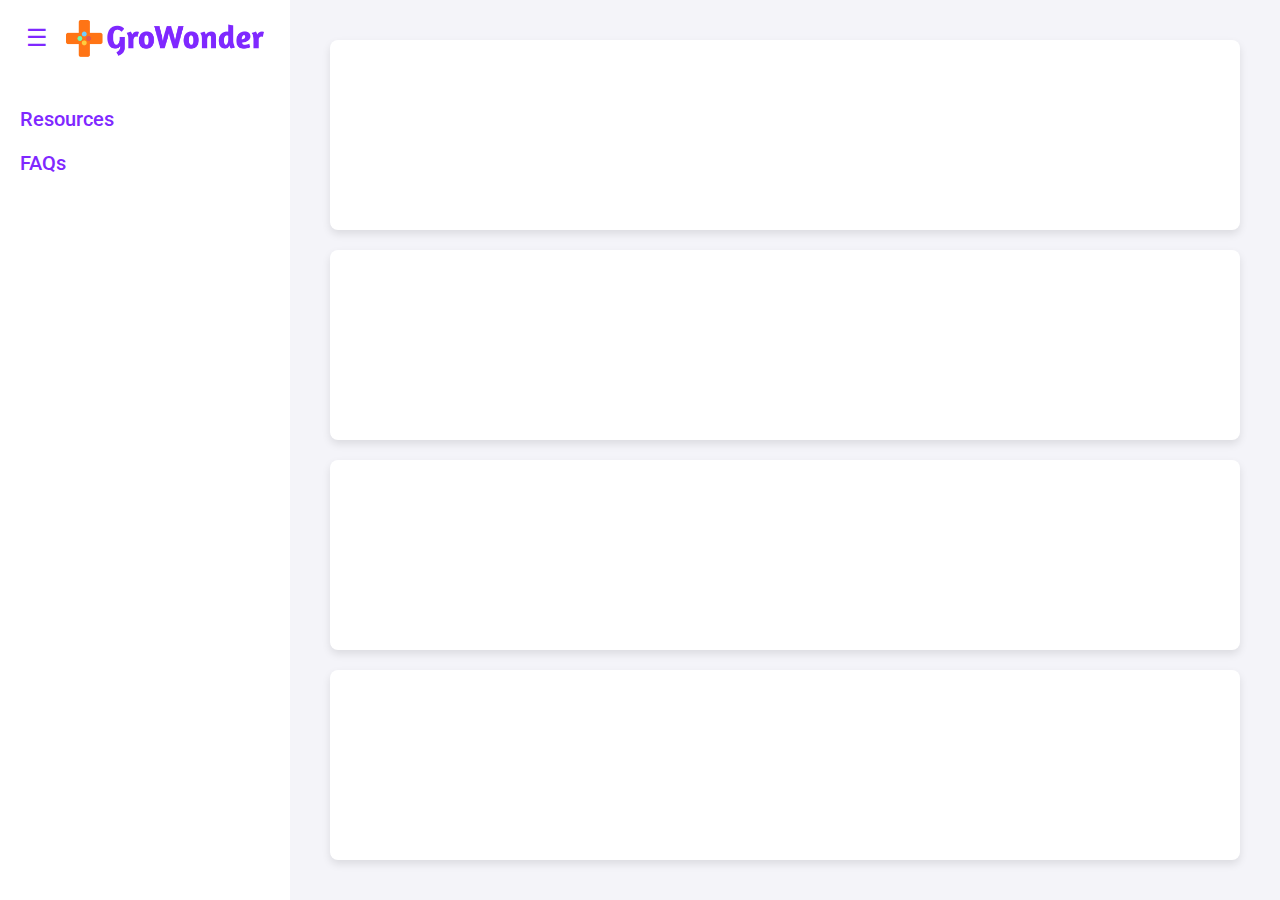
<file: adminPortal.html>
<!DOCTYPE html>
<html lang="en">
  <head>
    <meta charset="UTF-8" />
    <meta name="viewport" content="width=device-width, initial-scale=1.0" />
    <title>Admin Portal</title>
    <link rel="stylesheet" href="./adminPortalStyle.css" />
    <link
      href="https://fonts.googleapis.com/css2?family=Roboto:wght@300;400;500&display=swap"
      rel="stylesheet"
    />
    <script>
      document.addEventListener("DOMContentLoaded", function () {
        // Select all menu links
        const menuLinks = document.querySelectorAll(".menu-link");

        // Loop through each menu link
        menuLinks.forEach((link) => {
          link.addEventListener("click", function (e) {
            e.preventDefault(); // Prevent default anchor click behavior

            // Get target content section from data attribute
            const targetId = this.getAttribute("data-target");

            // Hide all content sections
            const contentSections =
              document.querySelectorAll(".content-section");
            contentSections.forEach((section) =>
              section.classList.remove("active")
            );

            // Show the selected content section
            const targetSection = document.getElementById(targetId);
            targetSection.classList.add("active");
          });
        });
      });
    </script>
  </head>
  <body>
    <div class="container">
      <!-- Sidebar -->
      <nav class="sidebar">
        <div class="logo-section">
          <button class="menu-toggle">&#9776;</button>
          <img src="./assets/Vector.png" alt="Logo" style="width: 22vh;" />
        </div>
        <ul class="menu">
          <li>
            <a href="#" class="menu-link" data-target="resources">Resources</a>
          </li>
          <li><a href="#" class="menu-link" data-target="faqs">FAQs</a></li>
        </ul>
      </nav>

      <!-- Main Content -->
      <main class="main-content">
        <!-- Resources Content -->
        <div id="resources" class="content-section active">
          <div class="card"></div>
          <div class="card"></div>
          <div class="card"></div>
          <div class="card"></div>
        </div>

        <!-- FAQs Content -->
        <div id="faqs" class="content-section">
          <div class="card"></div>
          <div class="card"></div>
          <div class="card"></div>
          <div class="card"></div>
        </div>
      </main>
    </div>
  </body>
</html>
</file>
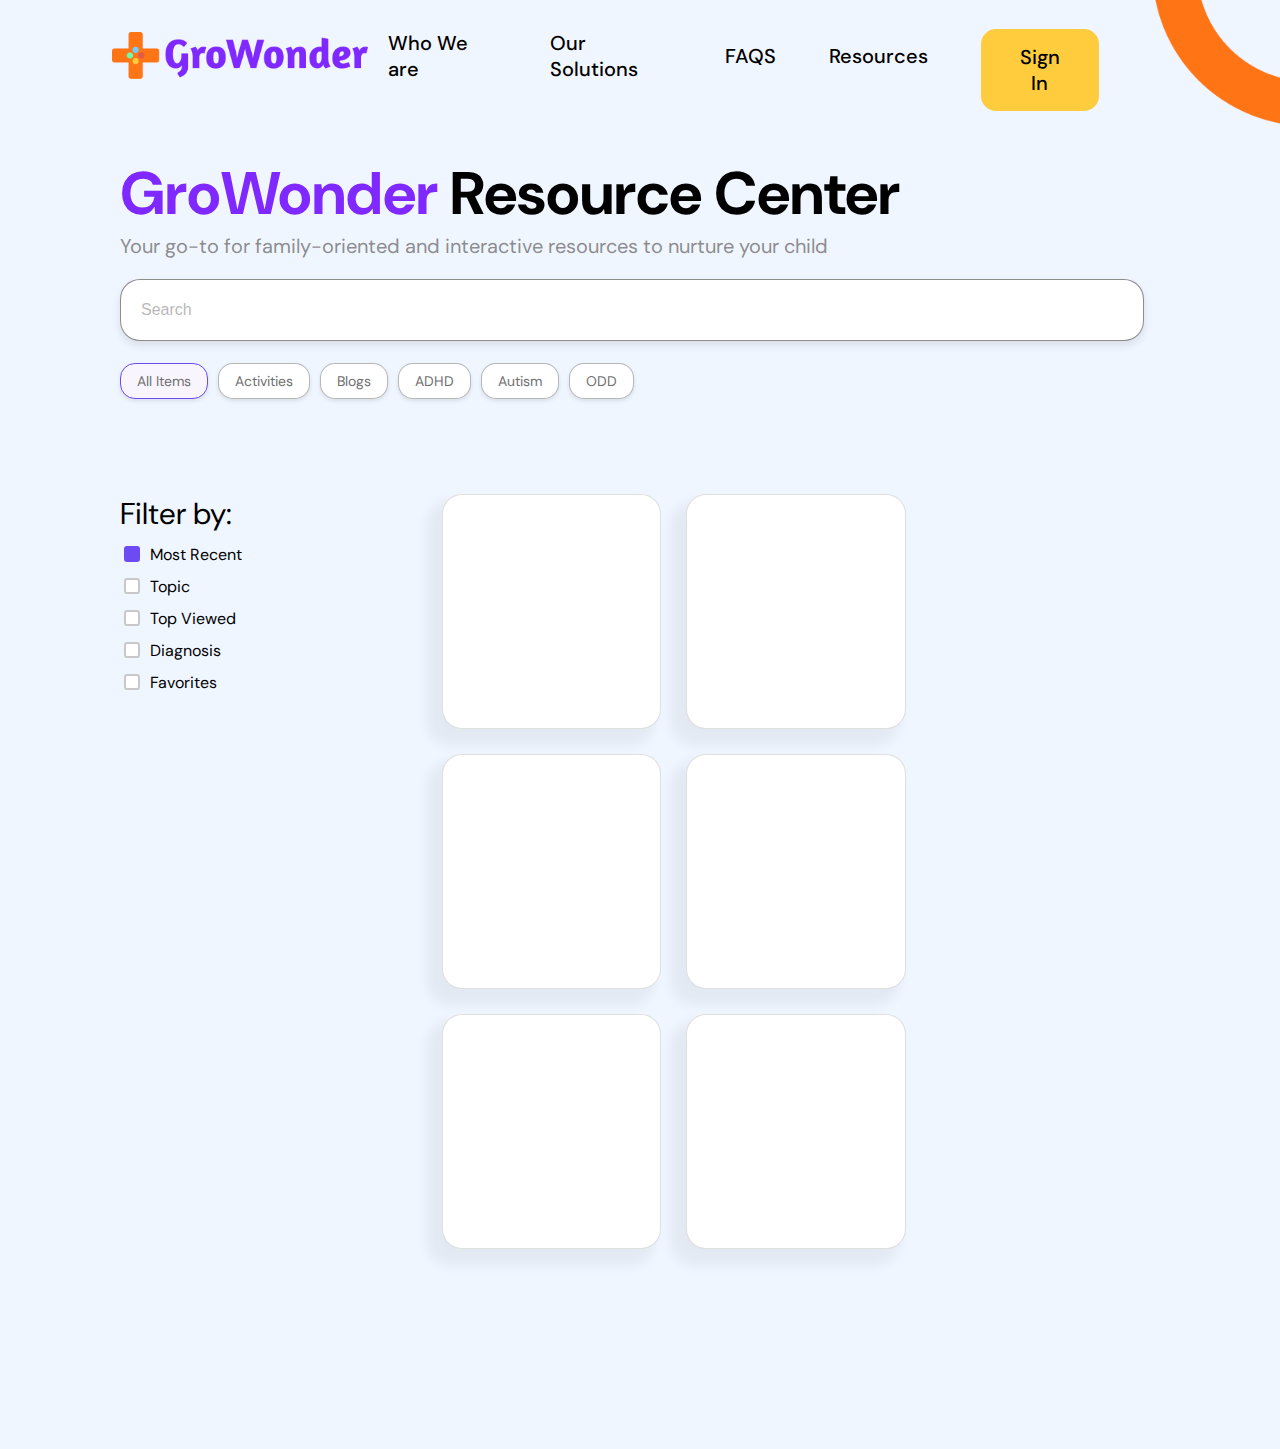
<file: resources.html>
<!DOCTYPE html>
<html>

    <head>
        <link rel="icon" href="./assets/Logo.png" type="image/png" />
        <meta charset="UTF-8" />
        <meta name="viewport" content="width=device-width, initial-scale=1.0" />
        <link
            href="https://fonts.googleapis.com/css2?family=DM+Sans:wght@400;500;700&display=swap"
            rel="stylesheet" />
        <link rel="stylesheet"
            href="https://cdnjs.cloudflare.com/ajax/libs/font-awesome/6.0.0-beta3/css/all.min.css" />
        <link rel="stylesheet" href="mainStyle.css" />
        <title>Resources Page</title>
        <style>
        .filterbox {
            padding: 8px 16px;
            border: 1.5px solid rgba(112, 112, 112, 0.5);
            border-radius: 15px;
            cursor: pointer;
            background-color: #fff;
            transition: all 0.3s ease;
            box-shadow: 0 2px 4px rgba(0, 0, 0, 0.1);
        }

        .filterbox p {
            margin: 0;
            font-size: 14px;
            color: #707070;
        }

        .filterbox.active {
            border-color: #6d4bf4;
            background-color: #f8f5ff;
            color: #6d4bf4;
        }

        .filterbox:hover {
            border-color: #6d4bf4;
            color: #6d4bf4;
        }

        input[type="text"]::placeholder {
            color: rgba(112, 112, 112, 0.5);
        }

        .checkbox-group {
            display: flex;
            flex-direction: column;
            gap: 10px;
            margin-top: 10px;
        }

        .checkbox-container {
            display: flex;
            align-items: center;
        }

        .checkbox-container input[type="checkbox"] {
            appearance: none;
            width: 16px;
            height: 16px;
            background-color: #fff;
            border: 2px solid #c8c8c8;
            border-radius: 3px;
            position: relative;
            margin-right: 10px;
        }

        .checkbox-container input[type="checkbox"]:checked {
            background-color: #6d4bf4;
            border-color: #6d4bf4;
        }
    </style>
    </head>

    <body style="background: var(--Blue-light, #f0f6ff);margin-bottom: 200px;">
        <nav class="header">
            <img loading="lazy" src="assets/Vector.png" class="logo"
                alt="GroWonder logo" />
            <div class="nav-container">
                <a href="./index.html#whoWeAre" class="nav-link">Who We are</a>
                <a href="./index.html#solutions" class="nav-link">Our Solutions</a>
                <a href="./index.html#faqs" class="nav-link">FAQS</a>
                <a href="" class="nav-link">Resources</a>
                <a href="./signIn.html" class="signup-button">Sign In</a>
                <img loading="lazy" src="assets/Ellipse5.png"
                    class="profile-image" alt="User profile" />
            </div>
        </nav>

        <div style="
        margin-top: 42px;
        margin-left: 120px;
        gap: 20px;
        display: flex;
        flex-direction: column;
        width: 80%;
      ">
            <div>
                <p style="
            font-family: DM Sans 36pt;
            font-size: 60px;
            font-style: normal;
            font-weight: 700;
            color: #7f28ff;
          ">
                    GroWonder<span style="color: black"> Resource Center</span>
                </p>
                <p style="
            font-family: DM Sans 18pt;
            font-size: 20px;
            font-style: normal;
            font-weight: 400;
            color: rgba(112, 112, 112, 0.8);
          ">
                    Your go-to for family-oriented and interactive resources to
                    nurture
                    your child
                </p>
            </div>
            <div style="display: flex; flex-direction: column; gap: 22px">
                <div
                    style="position: relative; display: flex; align-items: center">
                    <input type="text" placeholder="Search" style="
              width: 100%;
              border-radius: 20px;
              border: 1.5px solid rgba(112, 112, 112, 0.8);
              box-shadow: 0 4px 8px rgba(0, 0, 0, 0.1);
              padding: 10px 20px;
              height: 40px;
              font-size: 16px;
              font-weight: 400;
            " />
                </div>
                <div class="filter-container"
                    style="display: flex; flex-wrap: wrap; gap: 10px">
                    <div class="filterbox active">
                        <p>All Items</p>
                    </div>
                    <div class="filterbox">
                        <p>Activities</p>
                    </div>
                    <div class="filterbox">
                        <p>Blogs</p>
                    </div>
                    <div class="filterbox">
                        <p>ADHD</p>
                    </div>
                    <div class="filterbox">
                        <p>Autism</p>
                    </div>
                    <div class="filterbox">
                        <p>ODD</p>
                    </div>
                </div>
            </div>

            <div
                style="display: flex; flex-direction: row; gap: 150px; margin-top: 75px">
                <div
                    style="display: flex; flex-direction: column; width: 250px">
                    <p
                        style="font-size: 30px; font-style: normal; font-weight: 400">
                        Filter by:
                    </p>
                    <div class="checkbox-group">
                        <label class="checkbox-container">
                            <input type="checkbox" checked="checked" />
                            <span class="checkbox-label">Most Recent</span>
                        </label>
                        <label class="checkbox-container">
                            <input type="checkbox" />
                            <span class="checkbox-label">Topic</span>
                        </label>
                        <label class="checkbox-container">
                            <input type="checkbox" />
                            <span class="checkbox-label">Top Viewed</span>
                        </label>
                        <label class="checkbox-container">
                            <input type="checkbox" />
                            <span class="checkbox-label">Diagnosis</span>
                        </label>
                        <label class="checkbox-container">
                            <input type="checkbox" />
                            <span class="checkbox-label">Favorites</span>
                        </label>
                    </div>
                </div>
                <div
                    style="display: flex; flex-wrap: wrap; gap: 25px; width: 100%">
                    <div style="
              border-radius: 20px;
              border: 1.5px solid
                var(--Very-light-Grey, rgba(217, 217, 217, 0.85));
              background: var(--White, #fff);

              box-shadow: -11px 12px 11.6px 5px rgba(0, 0, 0, 0.05);
              width: 31%;
              height: 233px;
              flex-shrink: 0;
            "></div>
                    <div style="
              border-radius: 20px;
              border: 1.5px solid
                var(--Very-light-Grey, rgba(217, 217, 217, 0.85));
              background: var(--White, #fff);

              box-shadow: -11px 12px 11.6px 5px rgba(0, 0, 0, 0.05);
              width: 31%;
              height: 233px;
              flex-shrink: 0;
            "></div>

                    <div style="
              border-radius: 20px;
              border: 1.5px solid
                var(--Very-light-Grey, rgba(217, 217, 217, 0.85));
              background: var(--White, #fff);

              box-shadow: -11px 12px 11.6px 5px rgba(0, 0, 0, 0.05);
              width: 31%;
              height: 233px;
              flex-shrink: 0;
            "></div>

                    <div style="
              border-radius: 20px;
              border: 1.5px solid
                var(--Very-light-Grey, rgba(217, 217, 217, 0.85));
              background: var(--White, #fff);

              box-shadow: -11px 12px 11.6px 5px rgba(0, 0, 0, 0.05);
              width: 31%;
              height: 233px;
              flex-shrink: 0;
            "></div>

                    <div style="
              border-radius: 20px;
              border: 1.5px solid
                var(--Very-light-Grey, rgba(217, 217, 217, 0.85));
              background: var(--White, #fff);

              box-shadow: -11px 12px 11.6px 5px rgba(0, 0, 0, 0.05);
              width: 31%;
              height: 233px;
              flex-shrink: 0;
            "></div>
                    <div style="
              border-radius: 20px;
              border: 1.5px solid
                var(--Very-light-Grey, rgba(217, 217, 217, 0.85));
              background: var(--White, #fff);

              box-shadow: -11px 12px 11.6px 5px rgba(0, 0, 0, 0.05);
              width: 31%;
              height: 233px;
              flex-shrink: 0;
            "></div>
                </div>
            </div>
        </div>

        <script>
        document.querySelectorAll(".filterbox").forEach((box) => {
            box.addEventListener("click", function () {
                document.querySelectorAll(".filterbox").forEach((item) => {
                    item.classList.remove("active");
                });
                this.classList.add("active");
            });
        });
    </script>
    </body>

</html>
</file>
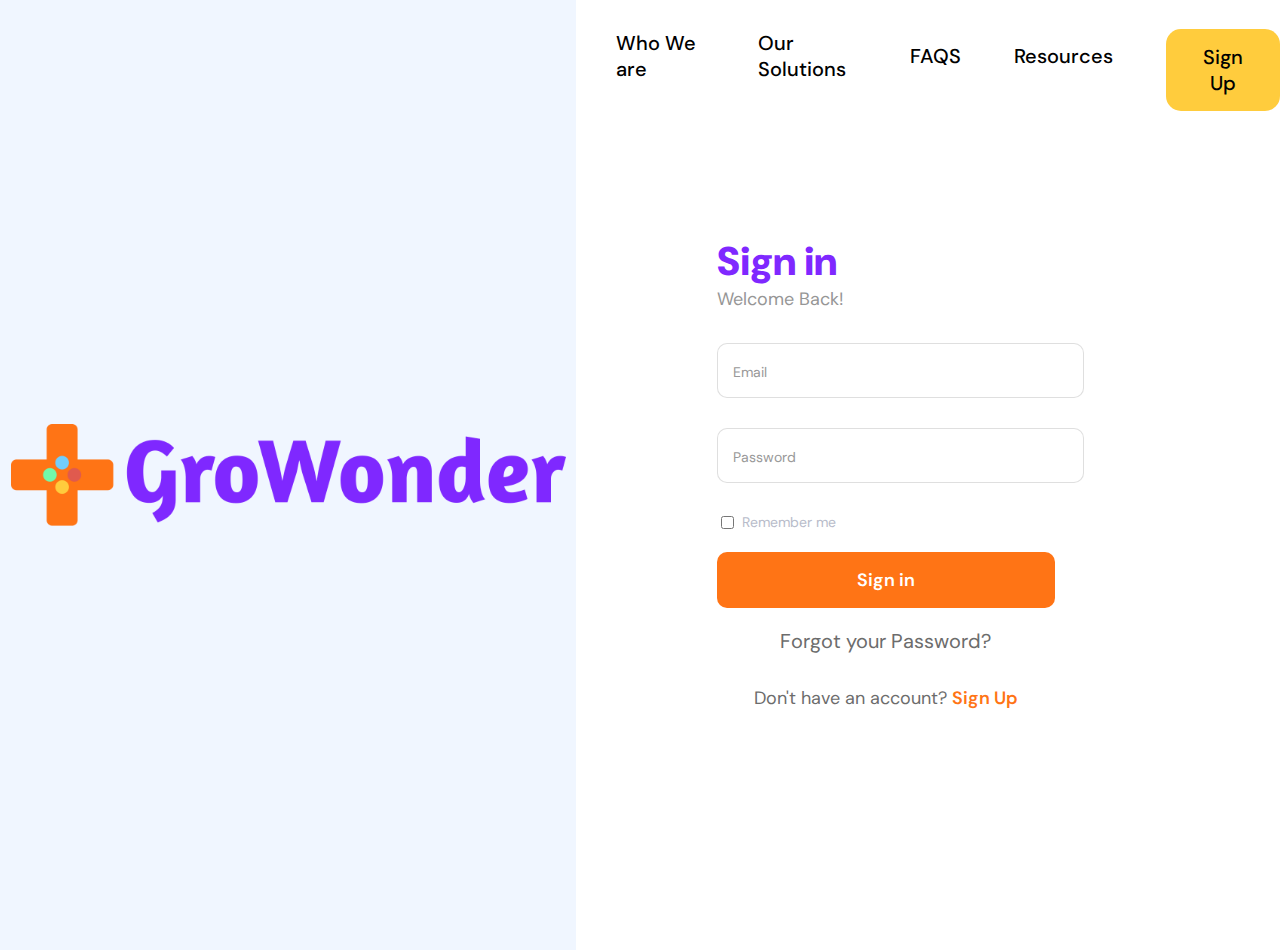
<file: signIn.html>
<!DOCTYPE html>
<html>

<head>
    <link rel="icon" href="./assets/Logo.png" type="image/png" />
    <title>Sign In</title>
    <meta charset="UTF-8" />
    <meta name="viewport" content="width=device-width, initial-scale=1.0" />
    <link href="https://fonts.googleapis.com/css2?family=DM+Sans:wght@400;500;700&display=swap" rel="stylesheet" />
    <link rel="stylesheet" href="mainStyle.css">
    <link rel="stylesheet" href="registerStyle.css">
</head>

<body style="display: flex;margin: 0;">

    <div
        style="width: 45%;background-color: #F0F6FF;height: 950px;align-items: center;display: flex;flex-direction: column;justify-content: center;">
        <img src="assets/Vector.png" style="width: 555px;" />
    </div>
    <div style="width: 55%;background: #FFF;height: 100%;display: flex;flex-direction: column;align-items: center;">
        <div style="align-self: flex-start;">
            <nav class="header">
                <div class="nav-container">
                    <a href="./index.html#whoWeAre" class="nav-link">Who We are</a>
                    <a href="./index.html#solutions" class="nav-link">Our Solutions</a>
                    <a href="./index.html#faqs" class="nav-link">FAQS</a>
                    <a href="./resources.html" class="nav-link">Resources</a>
                    <a href="./signUp.html" class="signup-button">Sign Up</a>
                </div>
            </nav>
        </div>
        <div id="main-container"
            style="width: 60%;display: flex;flex-direction: column;align-items: left;padding: 70px 0px 18.5px 0px;">
            <div style="width: 80%;display: flex;flex-direction: column;gap: 32px;">
                <div style="text-align: left;width: 100%;gap: 12px;">
                    <p style="font-size: 40px;font-style: normal;font-weight: 900;color: #7F28FF;">
                        Sign in
                    </p>
                    <p style="font-size: 18px;
                    font-weight: 400;
                    color: #969696;">
                        Welcome Back!
                    </p>
                </div>
                <div>
                    <form style="gap:20px;display:flex;flex-direction: column;align-items: flex-start;">

                        <div class="input-container">
                            <input type="email" id="email" placeholder=" " required class="input-default">
                            <label for="email">Email</label>
                        </div>
                        <div class="input-container">
                            <input type="password" id="password" placeholder=" " required class="input-default">
                            <label for="password">Password</label>
                        </div>
                        <label class="terms"
                            style="display: flex;flex-direction: row;font-size: 14px;font-style: normal;font-weight: 400;color:#B8BCCA">
                            <input type="checkbox" required style="margin-right: 8px;">
                            <p>Remember me</p>
                        </label>
                        <button
                            style="display: flex;padding: 16px 8px;justify-content: center;align-items: center;gap: 8px;align-self: stretch;border-radius: 10px;background: #FF7415;border: unset;"
                            type="submit">
                            <p style="color:#FFF;font-size: 18px;font-weight: 600;">
                                Sign in
                            </p>
                        </button>
                        <a href="#" style="color: #6C6C6C;font-size: 20px;font-weight: 400;align-self: center;">Forgot
                            your Password?</a>
                    </form>
                </div>
                <div style="align-self: center;">
                    <p style="color: #6C6C6C;font-size: 18px;font-weight: 400;">Don't have an account? <a
                            style="color: #FF7415;;font-weight: 600" href="./signUp.html">Sign Up</a></p>
                </div>
            </div>
        </div>
    </div>
</body>

</html>
</file>
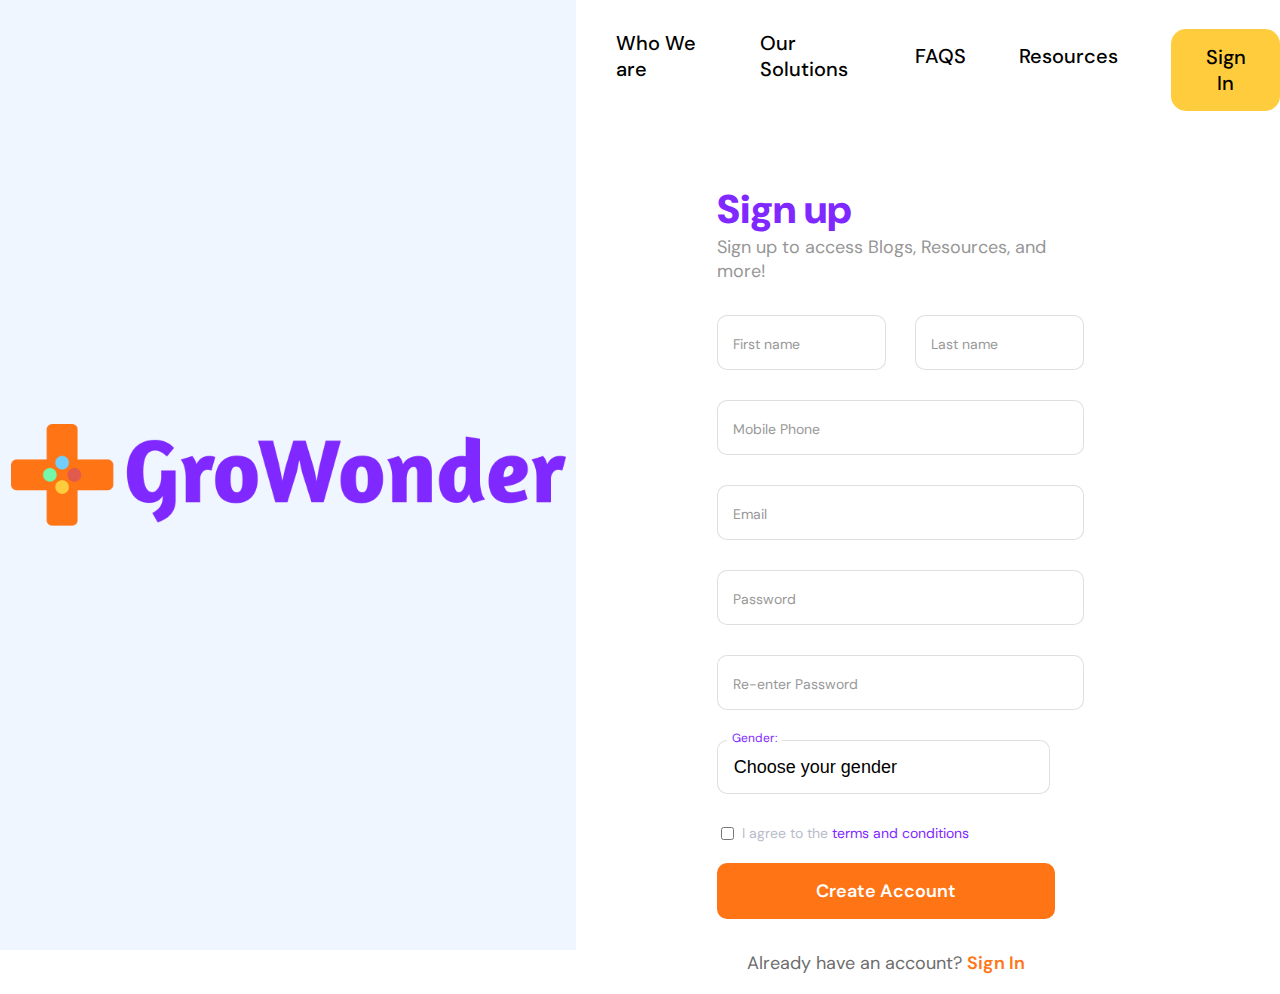
<file: signUp.html>
<!DOCTYPE html>
<html>
  <head>
    <link rel="icon" href="./assets/Logo.png" type="image/png" />
    <title>Sign Up</title>
    <meta charset="UTF-8" />
    <meta name="viewport" content="width=device-width, initial-scale=1.0" />
    <link
      href="https://fonts.googleapis.com/css2?family=DM+Sans:wght@400;500;700&display=swap"
      rel="stylesheet"
    />
    <link rel="stylesheet" href="mainStyle.css" />
    <link rel="stylesheet" href="registerStyle.css" />
  </head>

  <body style="display: flex; margin: 0">
    <div
      style="
        width: 45%;
        background-color: #f0f6ff;
        height: 950px;
        align-items: center;
        display: flex;
        flex-direction: column;
        justify-content: center;
      "
    >
      <img src="assets/Vector.png" style="width: 555px" />
    </div>
    <div
      style="
        width: 55%;
        background: #fff;
        height: 100%;
        display: flex;
        flex-direction: column;
        align-items: center;
      "
    >
      <div style="align-self: flex-start">
        <nav class="header">
          <div class="nav-container">
            <a href="./index.html#whoWeAre" class="nav-link">Who We are</a>
            <a href="./index.html#solutions" class="nav-link">Our Solutions</a>
            <a href="./index.html#faqs" class="nav-link">FAQS</a>
            <a href="./resources.html" class="nav-link">Resources</a>
            <a href="./signIn.html" class="signup-button">Sign In</a>
          </div>
        </nav>
      </div>
      <div
        id="main-container"
        style="
          width: 60%;
          display: flex;
          flex-direction: column;
          align-items: left;
          padding: 18.5px 0px 18.5px 0px;
        "
      >
        <div
          style="width: 80%; display: flex; flex-direction: column; gap: 32px"
        >
          <div style="text-align: left; width: 100%; gap: 12px">
            <p
              style="
                font-size: 40px;
                font-style: normal;
                font-weight: 900;
                color: #7f28ff;
              "
            >
              Sign up
            </p>
            <p style="font-size: 18px; font-weight: 400; color: #969696">
              Sign up to access Blogs, Resources, and more!
            </p>
          </div>
          <div>
            <form
              style="
                gap: 20px;
                display: flex;
                flex-direction: column;
                align-items: flex-start;
              "
              id="createAccount"
            >
              <div style="display: flex; flex-direction: row; gap: 7vh">
                <div class="input-container" style="width: 40%">
                  <input
                    type="text"
                    id="first_name"
                    placeholder=" "
                    required
                    class="input-default"
                    style="width: 100%"
                  />
                  <label for="first_name">First name</label>
                </div>
                <div class="input-container" style="width: 40%">
                  <input
                    type="text"
                    id="last_name"
                    placeholder=" "
                    required
                    class="input-default"
                    style="width: 100%"
                  />
                  <label for="last_name">Last name</label>
                </div>
              </div>
              <div class="input-container">
                <input
                  type="tel"
                  id="phone"
                  placeholder=" "
                  required
                  class="input-default"
                />
                <label for="phone">Mobile Phone</label>
              </div>
              <div class="input-container">
                <input
                  type="email"
                  id="email"
                  placeholder=" "
                  required
                  class="input-default"
                />
                <label for="email">Email</label>
              </div>
              <div class="input-container">
                <input
                  type="password"
                  id="password"
                  placeholder=" "
                  required
                  class="input-default"
                />
                <label for="password">Password</label>
                <span id="password-error" class="error-message"></span>
                <!-- Error message span -->
              </div>
              <div class="input-container">
                <input
                  type="password"
                  id="re-password"
                  placeholder=" "
                  required
                  class="input-default"
                />
                <label for="re-password">Re-enter Password</label>
                <span id="re-password-error" class="error-message"></span>
                <!-- Error message span -->
              </div>

              <div style="align-self: stretch" class="input-container">
                <label
                  for="gender"
                  style="
                    top: -0.625rem;
                    left: 0.625rem;
                    font-size: 0.75rem;
                    color: #7f28ff;
                    background-color: #fff;
                    padding: 0 0.3125rem;
                  "
                  >Gender:</label
                >
                <select id="gender" name="gender" class="input-default">
                  <option value="" disabled selected hidden>
                    Choose your gender
                  </option>
                  <!-- Acts as a placeholder -->
                  <option value="male">Male</option>
                  <option value="female">Female</option>
                  <option value="other">Other</option>
                  <option value="prefer-not-say">Prefer not to say</option>
                </select>
              </div>
              <label
                class="terms"
                style="
                  display: flex;
                  flex-direction: row;
                  font-size: 14px;
                  font-style: normal;
                  font-weight: 400;
                  color: #b8bcca;
                "
              >
                <input type="checkbox" required style="margin-right: 8px" />
                <p>
                  I agree to the
                  <a href="#" style="color: #7f28ff">terms and conditions</a>
                </p>
              </label>
              <button
                style="
                  display: flex;
                  padding: 16px 8px;
                  justify-content: center;
                  align-items: center;
                  gap: 8px;
                  align-self: stretch;
                  border-radius: 10px;
                  background: #ff7415;
                  border: unset;
                "
                type="submit"
              >
                <p style="color: #fff; font-size: 18px; font-weight: 600">
                  Create Account
                </p>
              </button>
            </form>
          </div>
          <div style="align-self: center">
            <p style="color: #6c6c6c; font-size: 18px; font-weight: 400">
              Already have an account?
              <a style="color: #ff7415; font-weight: 600" href="./signIn.html"
                >Sign In</a
              >
            </p>
          </div>
        </div>
      </div>
    </div>
    <script>
      document
        .getElementById("createAccount")
        .addEventListener("submit", function (event) {
          event.preventDefault();

          const formData = {
            first_name: document.getElementById("first_name").value,
            last_name: document.getElementById("last_name").value,
            phone: document.getElementById("phone").value,
            email: document.getElementById("email").value,
            password: document.getElementById("password").value,
            gender: document.getElementById("gender").value,
            language: "en",
            notification_token: "",
            newsletter: 1,
          };

          // Call the API
          fetch(
            "https://q9fftuqvbp.us-east-1.awsapprunner.com/api/v1/authentication/register",
            {
              method: "POST",
              body: JSON.stringify(formData),
              headers: {
                "Content-Type": "application/json",
              },
            }
          )
            .then((response) => response.json())
            .then((data) => {
              console.log("Success:", data);
              alert("Account created succesfully");
            })
            .catch((error) => {
              console.error("Error:", error);
              alert("There was an error creating the account.");
            });
        });
    </script>
    <script>
      document.addEventListener("DOMContentLoaded", function () {
        const passwordInput = document.getElementById("password");
        const rePasswordInput = document.getElementById("re-password");
        const passwordError = document.getElementById("password-error");
        const rePasswordError = document.getElementById("re-password-error");

        const passwordRegex =
          /^(?=.*[a-z])(?=.*[A-Z])(?=.*\d)(?=.*[@$!%*?&])[A-Za-z\d@$!%*?&]{8,}$/;

        function validatePassword() {
          const password = passwordInput.value;
          if (!passwordRegex.test(password)) {
            passwordError.textContent =
              "Password must be at least 8 characters long, contain an uppercase letter, a number, and a special character.";
            passwordError.style.display = "block";
            return false;
          } else {
            passwordError.style.display = "none";
            return true;
          }
        }

        function validatePasswordMatch() {
          const password = passwordInput.value;
          const rePassword = rePasswordInput.value;

          if (password !== rePassword) {
            rePasswordError.textContent = "Passwords do not match.";
            rePasswordError.style.display = "block";
            return false;
          } else {
            rePasswordError.style.display = "none";
            return true;
          }
        }

        passwordInput.addEventListener("input", function () {
          validatePassword();
          validatePasswordMatch(); 
        });

        rePasswordInput.addEventListener("input", validatePasswordMatch);

        document
          .getElementById("createAccount")
          .addEventListener("submit", function (event) {
            if (!validatePassword() || !validatePasswordMatch()) {
              event.preventDefault(); 
            }
          });
      });
    </script>
  </body>
</html>
</file>
<file: adminPortalStyle.css>
/* General Styles */
body {
    margin: 0;
    padding: 0;
    font-family: 'Roboto', sans-serif;
    background-color: #f4f4f9;
}

.container {
    display: flex;
    height: 100vh;
}

/* Sidebar Styles */
.sidebar {
    width: 250px;
    background-color: #ffffff;
    color: #7f28ff;
    display: flex;
    flex-direction: column;
    padding: 20px;
    transition: width 0.3s;
}

.sidebar .logo-section {
    display: flex;
    align-items: center;
    margin-bottom: 30px;
    gap: 2px;
}

.sidebar .menu-toggle {
    font-size: 24px;
    color: #7f28ff;
    background: none;
    border: none;
    margin-right: 10px;
    cursor: pointer;
}

.sidebar .logo {
    font-size: 20px;
    font-weight: 500;
}

.sidebar .menu {
    list-style: none;
    padding: 0;
    margin: 0;
}

.sidebar .menu li {
    margin: 20px 0;
    font-size: 20px;
}

.sidebar .menu li a {
    color: #7f28ff;
    text-decoration: none;
    font-weight: 500;
    transition: color 0.3s;
}

.sidebar .menu li a:hover {
    color: #5f1ec2;
}

/* Main Content Styles */
.main-content {
    flex: 1;
    padding: 40px;
    display: grid;
    gap: 20px;
    grid-template-columns: repeat(auto-fit, minmax(200px, 1fr));
}

.card {
    background-color: #fff;
    padding: 30px;
    border-radius: 8px;
    box-shadow: 0 4px 8px rgba(0, 0, 0, 0.1);
    font-size: 18px;
    color: #333;
    transition: transform 0.3s;
}

.card:hover {
    transform: translateY(-5px);
}

/* Styles for active and hidden content */
.content-section {
    display: none;
    /* Hide all content sections by default */
}

.content-section.active {
    display: grid;
    /* Show the active section */
    gap: 20px;
    grid-template-rows: repeat(auto-fit, minmax(100px, 1fr));
    
}
</file>
<file: mainStyle.css>
body {
    font-family: "DM Sans", sans-serif;
    width: 100%;
    margin: 0;
    padding: 0;
    background-color: #ffffff;
    font-size: 1rem;
    /* Use rem for scalable font size */
}

p {
    margin: 0;
    font-family: "DM Sans", sans-serif;
}

a {
    text-decoration: none;
    color: #000;
    cursor: pointer;
}

.hero-container {
    background-color: #fff;
    display: flex;
    /* Use viewport height for full screen height */
    width: 100%;
    flex-direction: column;
    align-items: center;
    font-weight: 500;
}

.header {
    display: flex;
    align-self: normal;
    height: 7rem;
    /* Use rem for scalable height */
    margin-left: 7rem;
    gap: 1.25rem;
    font-size: 1.25rem;
    /* Use rem for scalable font size */
    color: #0c0c0c;
    justify-content: space-between;
    font-weight: 500;
}


.logo {
    object-fit: cover;
    width: 20vw;
    /* Use rem for scalable width */
    align-self: start;
    margin-top: 2rem;
    max-width: 100%;
}

.nav-container {
    display: flex;
    gap: 3.3125rem;
    /* Use rem for scalable gap */
    align-items: center;
}

.signup-button {
    border-radius: 0.9375rem;
    /* Use rem for scalable radius */
    background-color: #ffcc3d;
    align-self: start;
    margin-top: 1.8125rem;
    text-align: center;
    padding: 0.9375rem 1.875rem;
    /* Use rem for scalable padding */
}


.profile-image {
    object-fit: cover;
    width: 10vw;
    /* Use rem for scalable width */
    max-width: 100%;
}

.hero-icon {
    width: 7vw;
    /* Use rem for scalable width */
    max-width: 100%;
    align-self: center;
}

.hero-title {
    text-align: center;
    color: #000;
    width: 60vw;
    /* Use viewport width for responsive width */
    font-size: 6.875rem;
    /* Use rem for scalable font size */
    font-weight: 600;
    margin: 0;
}

.hero-description {
    text-align: center;
    color: #0c0c0c;
    width: 55vw;
    /* Use viewport width for responsive width */
    font-size: 1.875rem;
    /* Use rem for scalable font size */
    font-weight: 400;
    margin: 0;
}

.cta-container {
    display: flex;
    flex-direction: row;
    width: 40vw;
    /* Use viewport width for responsive width */
    max-width: 100%;
    gap: 1.25rem;
    text-align: center;
    margin-top: 3.125rem;
    font-size: 2.1875rem;
    /* Use rem for scalable font size */
    font-weight: 500;
}

.cta-button {
    width: 40vw;
    /* Use viewport width for responsive width */
    border-radius: 1.125rem;
    /* Use rem for scalable radius */
    background-color: #7f28ff;
    box-shadow: 0px 2.875rem 0.8125rem rgba(0, 0, 0, 0);
    color: #fff;
    padding: 1.125rem;
}

.cta-link {
    color: #7f28ff;
    width: 30vw;
    /* Use viewport width for responsive width */
    margin: auto 0;
}

.section-container {
    /* Use viewport height for full screen height */
    position: relative;
    margin-top: 100px;
    padding-bottom: 3.75rem;
}


.story-container {
    display: flex;
    flex-direction: column;
    background-color: #72cefc;
    padding-left: 3.375rem;
    padding-top: 4rem;
    border-radius: 1.25rem;
    max-width: 60vw;
    /* Use viewport width for responsive width */
    margin: auto;
    gap: 1rem;
    padding-bottom: 3.75rem;
    /* Use viewport height for responsive height */
}


.story-container p {
    max-width: 35vw;
    /* Use viewport width for responsive width */
}

.story-title {
    font-size: 3.125rem;
    /* Use rem for scalable font size */
    font-weight: 500;
    color: #fff;
    margin: 0px;
}

.story-subtitle {
    color: #fff;
    font-size: 5rem;
    /* Use rem for scalable font size */
    font-style: normal;
    font-weight: 900;
    line-height: 5.75rem;
    margin: 0px;
}


.story-text {
    font-size: 1.25rem;
    /* Use rem for scalable font size */
    font-weight: 400;
    color: #fff;
    /* Use viewport width for responsive width */
}


.story-author {
    font-size: 0.875rem;
    /* Use rem for scalable font size */
    font-style: italic;
    color: #fff;
    width: 227px;
}

.story-image {
    width: 23vw;
    /* Use viewport width for responsive width */
    height: auto;
    border-radius: 4.25rem;
    margin-left: 1.25rem;
}

.story-icons {
    display: flex;
    gap: 1.25rem;
    margin-top: 1.25rem;
}

.story-icons img {
    width: 3.125rem;
    /* Use rem for scalable width */
    height: 3.125rem;
    /* Use rem for scalable height */
}

/* Main Container */
.main-container {
    display: flex;
    flex-direction: column;
    align-items: center;
    position: relative;
    padding: 0 7vw;
}


/* Our Solutions */
.our-solutions {
    font-size: 3.125rem;
    /* 50px */
    font-weight: 500;
}

/* Ellipse */
.ellipse {
    position: absolute;
    width: 40vw;
    height: 40vw;
    top: 0.5vw;
    right: 2vw;
    background: url(./assets/images/5ab2ce06-66de-43c2-ac72-08c6d0f86b6c.png) no-repeat center;
    background-size: cover;
}


/* Rectangle 1 */
.rectangle-2,
.rectangle-1 {
    display: flex;
    flex-direction: column;
    width: 33.5%;
    max-width: 510px;
    border: 3px solid #7f28ff;
    border-radius: 2.5rem;
    box-shadow: -0.7rem 0.8rem 0.7rem rgba(0, 0, 0, 0.05);
    padding: 0 5vw;
    padding-top: 5vw;
    padding-bottom: 5vw;
}



.rectangle-2-title,
.rectangle-1-title {
    color: #7f28ff;
    font-size: 2.5rem;
    font-weight: 500;
}



.rectangle-2-subtitle,
.rectangle-1-subtitle {
    color: #707070;
    font-size: 1rem;
    font-weight: 900;
    margin-bottom: 1.5rem;
}

.rectangle-2-text,
.rectangle-1-text {
    color: #707070;
    font-size: 1rem;
    /* 16px */
    font-weight: 400;
    margin-bottom: 1.5rem;
    /* 24px */
}


/* What to Expect */
.what-to-expect {
    color: #707070;
    font-size: 1.25rem;
    /* 20px */
    font-weight: 400;
    margin-bottom: 1rem;
    /* 16px */
}

/* Download App */
.contact-us,
.download-app {
    color: #fff;
    font-size: 30px;
    font-weight: 400;
    text-align: center;
}

.tips {
    height: 28px;
    color: rgba(112, 112, 112, 0.8);
    font-size: 16px;
    font-weight: 400;
}

.isolation-mode {
    width: 27px;
    height: 17px;
}

.rectangle-2 {
    border: 3px solid #ff7415;
    width: 35%;
}

.rectangle-2-title {
    color: #ff7415;
}



/* Main Buttons */
.main-button,
.main-button2 {
    display: flex;
    align-items: center;
    justify-content: center;
    width: 90%;
    max-width: 442px;
    height: 4rem;
    /* 75px */
    padding: 1rem;
    cursor: pointer;
    border: none;
    border-radius: 1.25rem;
    /* 20px */
}

.main-button {
    background: #ff7415;
}

.main-button2 {
    background: #7f28ff;
    margin-left: 1.5625rem;
    /* 25px */
}

/* Reviews Section */
.reviews-section {
    background-color: #f0f6ff;
    display: flex;
    flex-direction: column;
    align-items: center;
    position: relative;
    padding-bottom: 10vw;
}

.reviews-container {
    display: flex;
    flex-direction: column;
    gap: 2rem;
    position: relative;
    margin-top: 7vw;
}

.reviews-title {
    font-size: 3.125rem;
    /* 50px */
    font-weight: 500;
}

.reviews-subtitle {
    font-size: 1.25rem;
    /* 20px */
    font-weight: 400;
    color: rgba(112, 112, 112, 0.80);
}

.reviews-subcontainer {
    border-radius: 1.875rem;
    /* 30px */
    text-align: left;
    border: 2px solid #7f28ff;
    background: #fff;
    box-shadow: -0.5rem 1rem 1.775rem rgba(0, 0, 0, 0.10);
    display: flex;
    flex-direction: column;
    align-items: center;
    gap: 2rem;
    /* 39px */
    padding: 2.5vw;
    margin-bottom: 3vw;
    z-index: 2;
}

.input-default {
    width: 25vw;
    margin-bottom: 0;
}

.input-container {
    position: relative;
}

.input-container input,
.input-container select {
    padding: 1rem;
    margin-bottom: 0.625rem;
    border-radius: 0.625rem;
    border: 1.5px solid rgba(217, 217, 217, 0.85);
    background: #fff;
    font-size: 1rem;
    font-weight: 400;
    outline: none;
    transition: border-color 0.3s;
}

.input-container label {
    position: absolute;
    top: 1rem;
    /* 20px */
    left: 0.75rem;
    /* 15px */
    font-size: 0.875rem;
    /* 14px */
    color: #999;
    transition: all 0.2s;
    pointer-events: none;
}

.input-container input:focus+label,
.input-container select:focus+label,
.input-container input:not(:placeholder-shown):focus+label,
.input-container select:not(:placeholder-shown):focus+label {
    top: -0.625rem;
    /* -10px */
    left: 0.625rem;
    /* 10px */
    font-size: 0.75rem;
    /* 12px */
    color: #7f28ff;
    background-color: #fff;
    padding: 0 0.3125rem;
    /* 5px */
}

.input-container input:not(:placeholder-shown)+label,
.input-container select:not(:placeholder-shown)+label {
    top: -0.625rem;
    /* -10px */
    left: 0.625rem;
    /* 10px */
    font-size: 0.75rem;
    /* 12px */
    color: #999;
    background-color: #fff;
    padding: 0 0.3125rem;
    /* 5px */
}

.input-default:focus {
    border: 1px solid #7f28ff;
}

.option {
    margin-top: 0.625rem;
    background-color: #f9f9f9;
    min-width: 20vw;
    box-shadow: 0px 0.5rem 1rem rgba(0, 0, 0, 0.2);
    z-index: 1;
}

/* Reviews Button */
.reviews-button {
    display: flex;
    width: 50%;
    max-width: 236px;
    padding: 1rem 0.5rem;
    justify-content: center;
    align-items: center;
    gap: 0.5rem;
    /* 8px */
    border-radius: 1.125rem;
    /* 18px */
    background: #7f28ff;
    box-shadow: 0px 0.5625rem 0.125rem rgba(0, 0, 0, 0.03);
    border: unset;
}

.reviews-button p {
    font-size: 1.25rem;
    /* 20px */
    font-weight: 400;
    color: #fff;
}

/* Big Questions Section */
.big-questions {
    background-color: #f0f6ff;
    display: flex;
    align-items: center;
    font-size: 3.125rem;
    /* 50px */
    color: #0c0c0c;
    font-weight: 300;
    justify-content: center;
    padding: 5vw 4vw;
}

.questions-container {
    display: flex;
    width: 100%;
    max-width: 100%;
    flex-direction: column;
}

.section-title {
    font-size: 3.125rem;
    /* 50px */
    font-weight: 500;
}

.question-item {
    border-radius: 1.25rem;
    /* 20px */
    background-color: #fff;
    display: flex;
    flex-direction: column;
    margin-top: 1.5rem;
    /* 24px */
    gap: 1.25rem;
    /* 20px */
    padding: 1.625rem 2.5625rem;
    /* 26px 41px */
}

.question-text {
    flex-grow: 1;
    font-size: 2.5rem;
    /* 40px */
}

/* Footer Container */
.footer-container {
    background-color: rgba(240, 246, 255, 1);
    display: flex;
    flex-direction: column;
    align-items: center;
    font-size: 1.25rem;
    /* 20px */
    color: #000;
    font-weight: 400;
    line-height: 130%;
    padding: 5vw 4vw 3vw;
}

/* Wrapper */
.wrapper {
    display: flex;
    margin-top: 0.5vw;
    width: 100%;
    max-width: 100%;
    flex-direction: column;
}

/* Content Container */
.content-container {
    border-radius: 1.25rem;
    /* 20px */
    display: flex;
    align-items: center;
    justify-content: center;
    padding: 5vw 4vw;
    border: 1px solid rgba(112, 112, 112, 0.8);
}

/* Flex Container */
.flex-container {
    display: flex;
    width: 100%;
    gap: 1.25rem;
    /* 20px */
    justify-content: space-between;
    margin: 1.4375rem 0 0.375rem;
    /* 23px 6px */
    flex-wrap: wrap;
}

/* Footer Image */
.footer-image {
    width: 25vw;
}

/* Links Container */
.links-container {
    display: flex;
    flex-direction: column;
}

.link-header {
    color: #7f28ff;
    font-size: 1.125rem;
    /* 18px */
    font-weight: 700;
}

.link-item {
    margin-top: 1.125rem;
    /* 18px */
}

/* Social Container */
.social-container {
    display: flex;
    flex-direction: column;
}

.social-header {
    color: #7f28ff;
    font-size: 1.125rem;
    /* 18px */
    font-weight: 700;
}

.social-item {
    margin-top: 1.125rem;
    /* 18px */
}

/* Footer Notes */
.footer-notes {
    margin: 1.875rem 0 0 0;
    display: flex;
    flex-direction: row;
    justify-content: space-around;
    /* 30px */
}

/* Styles for small laptops */
@media (max-width: 1024px) {
    .header {
        margin-left: 2rem;
        /* Reduce margin for smaller screens */
    }
    .hero-title,
    .section-title {
        font-size: 2.5rem;
        /* Adjust font size */
        width: 80%;
        /* Adjust width */
    }

    .hero-description {
        font-size: 1.5rem;
        /* Adjust font size */
        width: 80%;
        /* Adjust width */
    }

    .cta-container {
        width: 80%;
        /* Adjust width */
    }

    .story-container {
        padding-left: 1rem;
        /* Reduce padding */
        padding-top: 2rem;
        /* Reduce padding */
    }

    .main-container {
        padding: 0 2vw;
    }

    .our-solutions {
        font-size: 2.5rem;
        /* 40px */
    }

    .rectangle-1,
    .rectangle-2 {
        width: 100%;
        /* Full width on smaller screens */
        max-width: none;
        /* Remove max-width */
    }

    .rectangle-2 {
        margin-top: 2rem;
        /* Space between rectangles */
    }

    .main-button,
    .main-button2 {
        width: 90%;
        /* Full width for buttons */
    }

    .reviews-section {
        padding-bottom: 5vw;
    }

    .reviews-title {
        font-size: 2.5rem;
        /* 40px */
    }

    .reviews-subtitle {
        font-size: 1.125rem;
        /* 18px */
    }

    .input-default {
        width: 80%;
        /* Wider input fields */
    }

    .big-questions {
        font-size: 2.5rem;
        /* 40px */
        padding: 4vw 3vw;
    }

    .question-item {
        flex-direction: column;
        /* Stack items */
        padding: 1.5rem 2rem;
        /* Adjust padding */
    }

    .question-text {
        font-size: 2rem;
        /* 32px */
    }

    .footer-container {
        font-size: 1rem;
        /* 16px */
        padding: 4vw 3vw 2vw;
    }

    .content-container {
        padding: 4vw 3vw;
    }

    .flex-container {
        flex-direction: column;
        /* Stack items */
        gap: 1rem;
        /* Adjust gap */
    }

    .footer-image {
        width: 50vw;
        /* Adjust footer image size */
    }
}

/* Styles for mobile devices */
@media (max-width: 600px) {
    body{
        flex:1;
    }
    .header {
        flex-direction: column;
        /* Stack header items */
        align-items: center;
        /* Center align */
        margin-left: 0;
        /* Remove left margin */
    }

    .hero-title {
        font-size: 2.5rem;
        /* Adjust font size */
        width: 100%;
        /* Full width */
    }

    .hero-description {
        font-size: 1.25rem;
        /* Adjust font size */
        width: 100%;
        /* Full width */
    }

    .cta-container {
        flex-direction: column;
        /* Stack buttons */
        width: 90%;
        /* Adjust width */
    }

    .story-title {
        font-size: 2rem;
        /* Adjust font size */
    }

    .story-subtitle {
        font-size: 3rem;
        /* Adjust font size */
    }

    .story-text {
        font-size: 1rem;
        /* Adjust font size */
    }

    .story-author {
        font-size: 0.75rem;
        /* Adjust font size */
    }

    .main-container {
        padding: 0 1vw;
    }

    .our-solutions {
        font-size: 2rem;
        /* 32px */
    }

    .rectangle-1,
    .rectangle-2 {
        flex-direction: column;
        /* Stack rectangles */
        margin-bottom: 1.5rem;
        /* Space between stacked items */
    }

    .main-button,
    .main-button2 {
        width: 100%;
        /* Full width buttons */
    }

    .reviews-title {
        font-size: 2rem;
        /* 32px */
    }

    .reviews-subtitle {
        font-size: 1rem;
        /* 16px */
    }

    .input-default {
        width: 100%;
        /* Full width inputs */
    }

    .tips {
        font-size: 14px;
        /* Smaller tips text */
    }

    .big-questions {
        font-size: 2rem;
        /* 32px */
        padding: 3vw 2vw;
    }

    .question-item {
        padding: 1rem;
        /* Reduce padding */
    }

    .question-text {
        font-size: 1.5rem;
        /* 24px */
    }

    .footer-container {
        font-size: 0.875rem;
        /* 14px */
        padding: 3vw 2vw 2vw;
    }

    .content-container {
        padding: 4vw 2vw;
        /* Adjust padding */
    }

    .flex-container {
        gap: 0.5rem;
        /* Adjust gap */
    }

    .footer-image {
        width: 70vw;
        /* Adjust footer image size */
    }
}
</file>
<file: registerStyle.css>
:root {
    --Very-light-Grey: rgba(217, 217, 217, 0.85);
    --White: #FFF;
}

.header {
    margin-left: 2.5rem;
    /* Adjust margin using rem */
    margin-bottom: 3.3rem;
    /* Adjust margin using rem */
}

.input-default {
    width: 26vw;
    /* Use percentage for responsiveness */
    max-width: 29rem;
    /* Limit maximum width */
    margin-bottom: 0;
}

.input-container {
    position: relative;
    width: '100%';
}

.input-container input {
    padding: 1rem;
    /* Use rem for padding */
    margin-bottom: 0.625rem;
    /* Use rem */
    border-radius: 0.625rem;
    /* Use rem */
    border: 1.5px solid var(--Very-light-Grey);
    background: var(--White);
    font-size: 1.125rem;
    /* Use rem for font size */
    outline: none;
    transition: border-color 0.3s;
}

.input-container select {
    padding: 1rem;
    /* Use rem for padding */
    margin-bottom: 0.625rem;
    /* Use rem */
    border-radius: 0.625rem;
    /* Use rem */
    border: 1.5px solid var(--Very-light-Grey);
    background: var(--White);
    font-size: 1.125rem;
    /* Use rem for font size */
    outline: none;
    appearance: none;
    transition: border-color 0.3s;
}

.input-container label {
    position: absolute;
    top: 1.25rem;
    /* Adjust using rem */
    left: 1rem;
    /* Adjust using rem */
    font-size: 0.875rem;
    /* Use rem for font size */
    color: #999;
    transition: all 0.2s;
    pointer-events: none;
}

.input-container input:focus+label,
.input-container input:not(:placeholder-shown)+label {
    top: -0.625rem;
    /* Adjust using rem */
    left: 0.625rem;
    /* Adjust using rem */
    font-size: 0.75rem;
    /* Use rem for font size */
    color: #7F28FF;
    background-color: #fff;
    padding: 0 0.3125rem;
    /* Use rem */
}
.error-message {
    color: red;
    font-size: 0.875rem; /* Smaller font size */
    display: none; /* Hidden by default */
    margin-top: 0.25rem; /* Some spacing */
  }
.input-container select:focus + label{ 
    top: -0.625rem; /* Moves label above the select field */
    left: 0.625rem; /* Adjust as needed */
    font-size: 0.75rem; /* Smaller font size */
    color: #7F28FF; /* Highlight color */
    background-color: #fff; /* Background color to prevent overlap */
    padding: 0 0.3125rem; /* Adds some space */
}

.input-default:focus {
    border: 1px solid #7F28FF;
}

/* Media Queries */
@media (max-width: 1024px) {

    /* Small laptops */
    .header {
        margin-left: 2rem;
        /* Slightly reduce margin */
        margin-bottom: 2.5rem;
        /* Adjust margin */
    }

    .input-default {
        width: 85%;
        /* Adjust width for smaller screens */
    }

    .input-container input {
        font-size: 1rem;
        /* Adjust font size */
    }

    .input-container label {
        font-size: 0.75rem;
        /* Smaller label font */
    }
}

@media (max-width: 600px) {

    /* Mobile devices */
    .header {
        margin-left: 1rem;
        /* Further reduce margin */
        margin-bottom: 2rem;
        /* Adjust margin */
    }

    .input-default {
        width: 90%;
        /* Full width on mobile */
    }

    .input-container input {
        padding: 0.75rem;
        /* Adjust padding */
        font-size: 0.875rem;
        /* Smaller font size */
    }

    .input-container label {
        font-size: 0.625rem;
        /* Smaller label font */
        top: 1rem;
        /* Adjust label position */
    }
}
</file>
